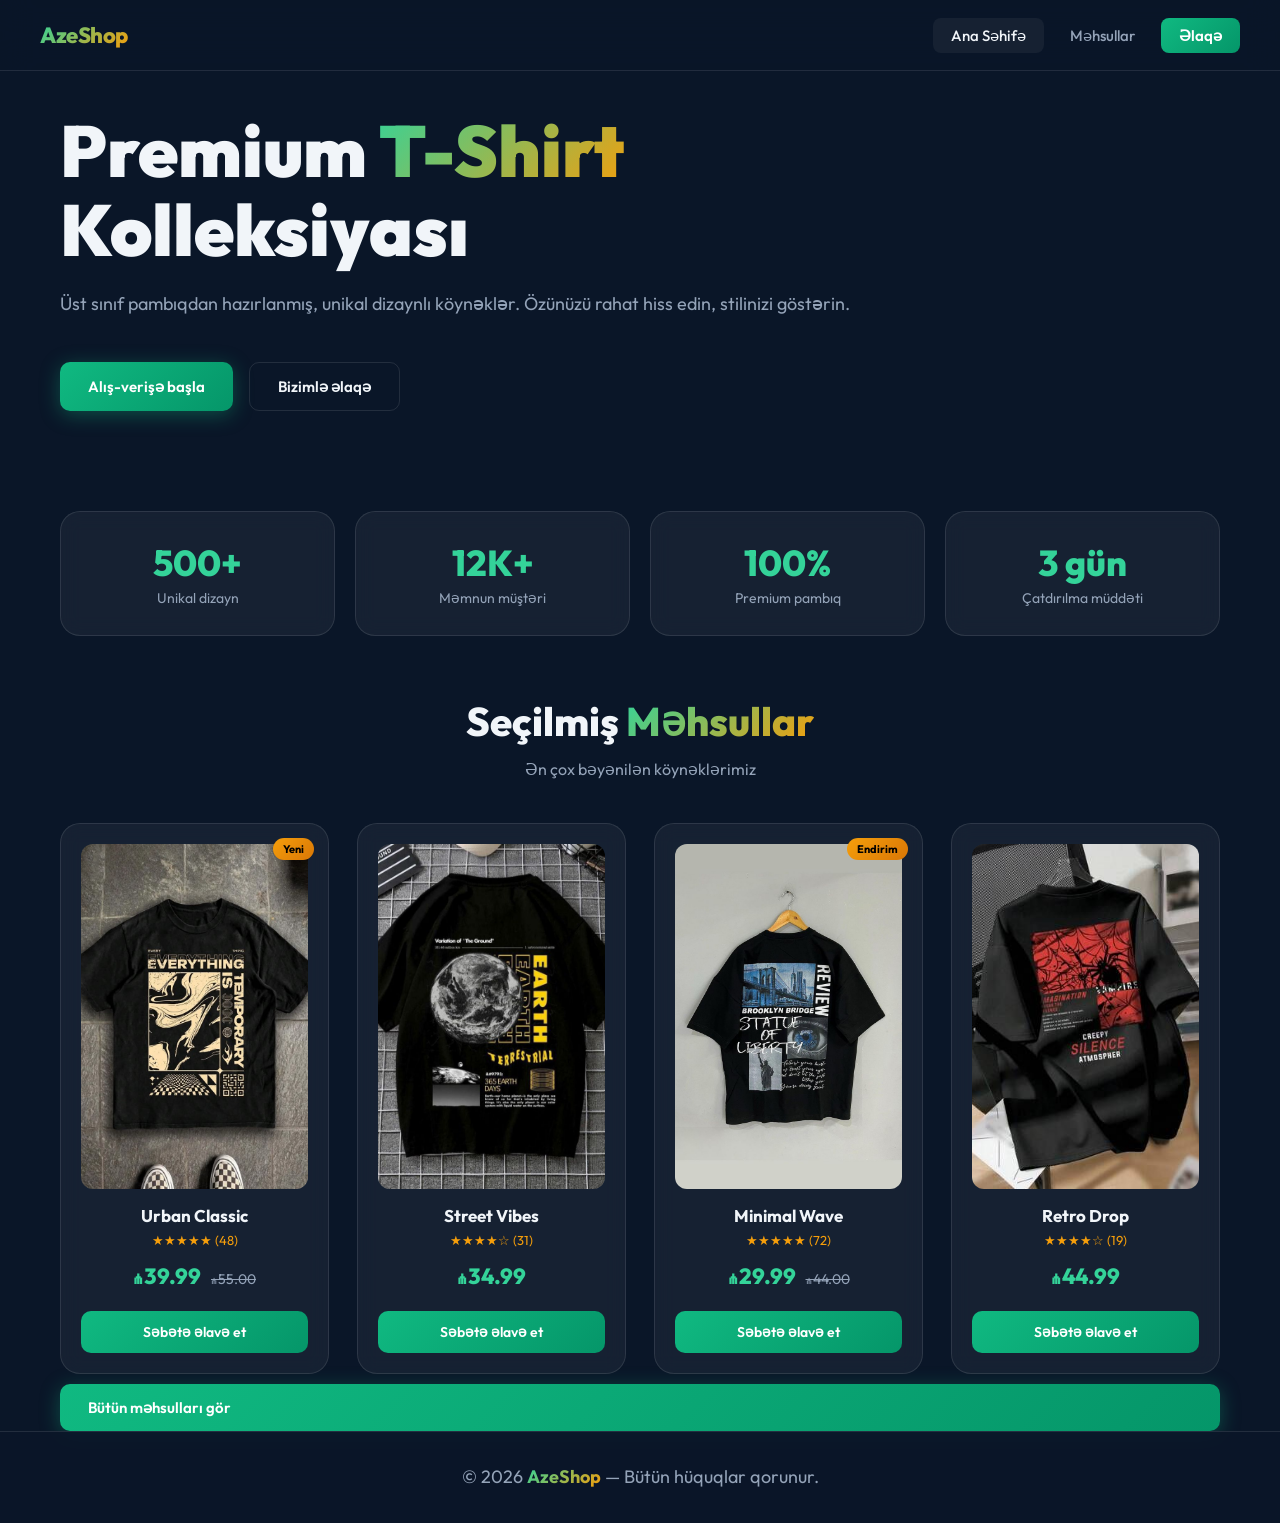
<file: index.html>
<!DOCTYPE html>
<html lang="az">

<head>
    <meta charset="UTF-8">
    <meta name="viewport" content="width=device-width, initial-scale=1.0">
    <link rel="icon" href="images/azeshop.svg">
    <meta name="description"
        content="AzeShop — Azərbaycanın ən yaxşı T-shirt mağazası. Üst sınıf dizaynlar, premium keyfiyyət.">
    <title>AzeShop— Ana Səhifə</title>
    <link rel="stylesheet" href="styles.css">
</head>

<body>
    <header>
        <div class="nav__container">
            <a href="index.html" class="nav__logo">AzeShop</a>
            <nav>
                <a href="index.html" class="active">Ana Səhifə</a>
                <a href="products.html">Məhsullar</a>
                <a href="contacts.html" class="nav__cta">Əlaqə</a>
            </nav>
        </div>
    </header>

    <main>
        <!-- Hero -->
        <section class="hero">
            <div class="hero__text">
                <h1>Premium <span>T-Shirt</span><br>Kolleksiyası</h1>
                <p>Üst sınıf pambıqdan hazırlanmış, unikal dizaynlı köynəklər. Özünüzü rahat hiss edin, stilinizi
                    göstərin.</p>
                <div class="hero__btns">
                    <a href="products.html" class="button button--primary">Alış-verişə başla</a>
                    <a href="contacts.html" class="button button--outline">Bizimlə əlaqə</a>
                </div>
            </div>
        </section>

        <!-- Stats -->
        <div class="stats">
            <div class="stat-card">
                <div class="stat-card__num">500+</div>
                <div class="stat-card__lbl">Unikal dizayn</div>
            </div>
            <div class="stat-card">
                <div class="stat-card__num">12K+</div>
                <div class="stat-card__lbl">Məmnun müştəri</div>
            </div>
            <div class="stat-card">
                <div class="stat-card__num">100%</div>
                <div class="stat-card__lbl">Premium pambıq</div>
            </div>
            <div class="stat-card">
                <div class="stat-card__num">3 gün</div>
                <div class="stat-card__lbl">Çatdırılma müddəti</div>
            </div>
        </div>

        <!-- Featured products -->
        <div class="container">
            <div class="section-title">
                <h2>Seçilmiş <span>Məhsullar</span></h2>
                <p>Ən çox bəyənilən köynəklərimiz</p>
            </div>
            <div class="products-grid">

                <div class="card">
                    <span class="card__badge">Yeni</span>
                    <div class="card__img-wrap">
                        <img src="images/t_shirt__1.jpg" alt="Urban Classic T-Shirt">
                    </div>
                    <h2>Urban Classic</h2>
                    <div class="card__rating">★★★★★ (48)</div>
                    <p class="price">₼39.99 <span class="old-price">₼55.00</span></p>
                    <button type="button">Səbətə əlavə et</button>
                </div>

                <div class="card">
                    <div class="card__img-wrap">
                        <img src="images/t_shirt__2.jpg" alt="Street Vibes T-Shirt">
                    </div>
                    <h2>Street Vibes</h2>
                    <div class="card__rating">★★★★☆ (31)</div>
                    <p class="price">₼34.99</p>
                    <button type="button">Səbətə əlavə et</button>
                </div>

                <div class="card">
                    <span class="card__badge">Endirim</span>
                    <div class="card__img-wrap">
                        <img src="images/t_shirt__3.jpg" alt="Minimal Wave T-Shirt">
                    </div>
                    <h2>Minimal Wave</h2>
                    <div class="card__rating">★★★★★ (72)</div>
                    <p class="price">₼29.99 <span class="old-price">₼44.00</span></p>
                    <button type="button">Səbətə əlavə et</button>
                </div>

                <div class="card">
                    <div class="card__img-wrap">
                        <img src="images/t_shirt__4.jpg" alt="Retro Drop T-Shirt">
                    </div>
                    <h2>Retro Drop</h2>
                    <div class="card__rating">★★★★☆ (19)</div>
                    <p class="price">₼44.99</p>
                    <button type="button">Səbətə əlavə et</button>
                </div>

            </div>
            <a href="products.html" class="button button--primary">Bütün məhsulları gör</a>
        </div>
    </main>

    <footer>
        <p>© 2026 <span>AzeShop</span> — Bütün hüquqlar qorunur.</p>
    </footer>
</body>

</html>
</file>
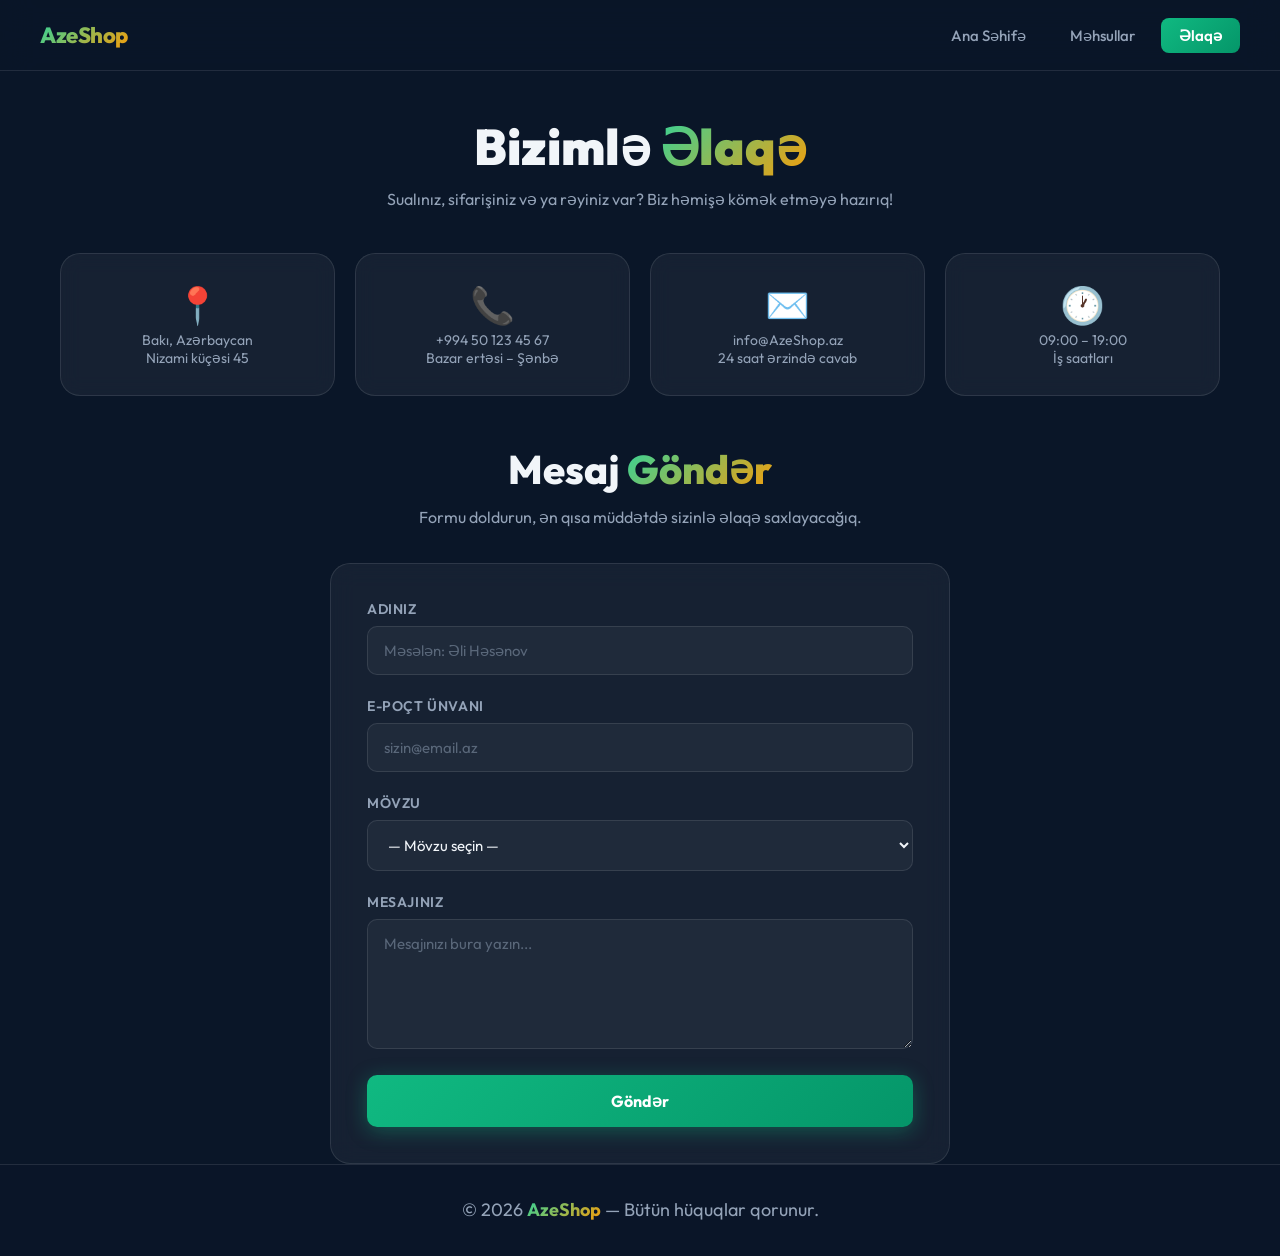
<file: contacts.html>
<!DOCTYPE html>
<html lang="az">

<head>
    <meta charset="UTF-8">
    <meta name="viewport" content="width=device-width, initial-scale=1.0">
    <link rel="icon" href="images/azeshop.svg">
    <meta name="description"
        content="AzeShop ilə əlaqə saxlayın — suallarınızı, sifarişlərinizi və ya rəylərinizi bizə göndərin.">
    <title>AzeShop — Əlaqə</title>
    <link rel="stylesheet" href="styles.css">
</head>

<body>
    <header>
        <div class="nav__container">
            <a href="index.html" class="nav__logo">AzeShop</a>
            <nav>
                <a href="index.html">Ana Səhifə</a>
                <a href="products.html">Məhsullar</a>
                <a href="contacts.html" class="nav__cta active">Əlaqə</a>
            </nav>
        </div>
    </header>

    <main>
        <!-- Page Hero -->
        <div class="page-hero">
            <h1>Bizimlə <span>Əlaqə</span></h1>
            <p>Sualınız, sifarişiniz və ya rəyiniz var? Biz həmişə kömək etməyə hazırıq!</p>
        </div>

        <!-- Contact Info Cards -->
        <div class="stats" style="margin-bottom: 48px;">
            <div class="stat-card">
                <div class="stat-card__num">📍</div>
                <div class="stat-card__lbl">Bakı, Azərbaycan<br>Nizami küçəsi 45</div>
            </div>
            <div class="stat-card">
                <div class="stat-card__num">📞</div>
                <div class="stat-card__lbl">+994 50 123 45 67<br>Bazar ertəsi – Şənbə</div>
            </div>
            <div class="stat-card">
                <div class="stat-card__num">✉️</div>
                <div class="stat-card__lbl">info@AzeShop.az<br>24 saat ərzində cavab</div>
            </div>
            <div class="stat-card">
                <div class="stat-card__num">🕐</div>
                <div class="stat-card__lbl">09:00 – 19:00<br>İş saatları</div>
            </div>
        </div>

        <!-- Contact Form -->
        <div class="contact-wrap">
            <div class="section-title">
                <h2>Mesaj <span>Göndər</span></h2>
                <p>Formu doldurun, ən qısa müddətdə sizinlə əlaqə saxlayacağıq.</p>
            </div>

            <form action="#" method="post">
                <div class="form-group">
                    <label for="name">Adınız</label>
                    <input type="text" id="name" name="name" placeholder="Məsələn: Əli Həsənov" required>
                </div>

                <div class="form-group">
                    <label for="email">E-poçt ünvanı</label>
                    <input type="email" id="email" name="email" placeholder="sizin@email.az" required>
                </div>

                <div class="form-group">
                    <label for="subject">Mövzu</label>
                    <select id="subject" name="subject">
                        <option value="">— Mövzu seçin —</option>
                        <option value="order">Sifariş haqqında</option>
                        <option value="return">Qaytarma / Dəyişmə</option>
                        <option value="product">Məhsul sualı</option>
                        <option value="other">Digər</option>
                    </select>
                </div>

                <div class="form-group">
                    <label for="message">Mesajınız</label>
                    <textarea id="message" name="message" placeholder="Mesajınızı bura yazın..."></textarea>
                </div>

                <button type="submit" class="form-submit">Göndər</button>
            </form>
        </div>
    </main>

    <footer>
        <p>© 2026 <span>AzeShop</span> — Bütün hüquqlar qorunur.</p>
    </footer>
</body>

</html>
</file>
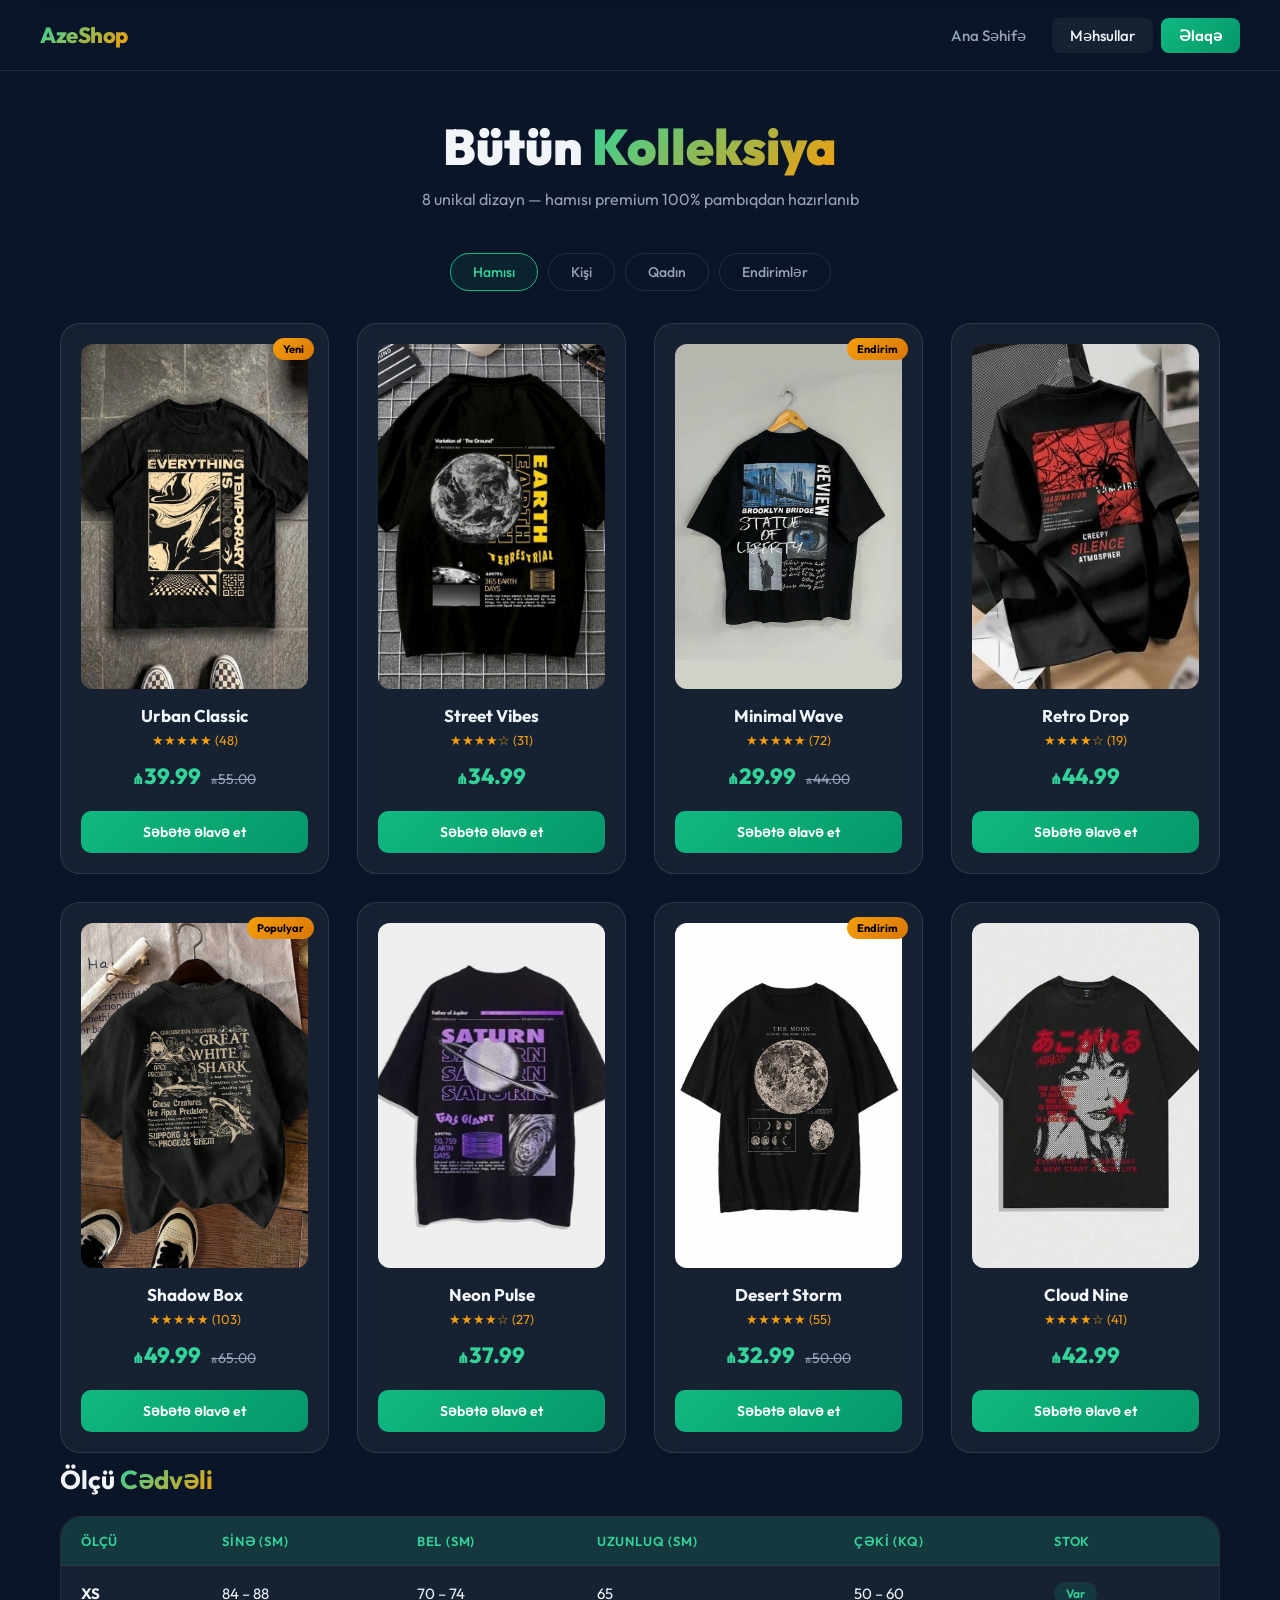
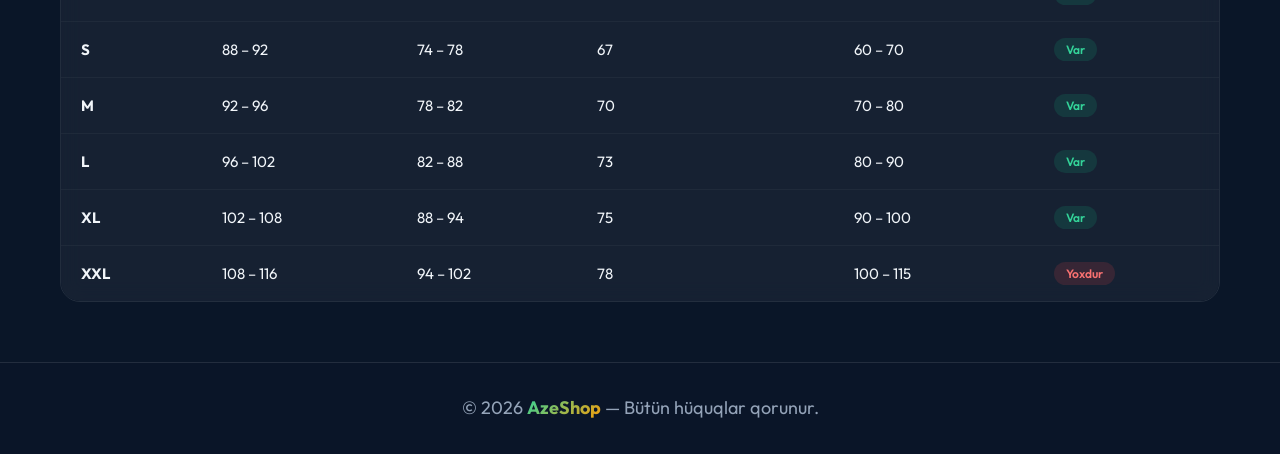
<file: products.html>
<!DOCTYPE html>
<html lang="az">

<head>
    <meta charset="UTF-8">
    <meta name="viewport" content="width=device-width, initial-scale=1.0">
    <link rel="icon" href="images/azeshop.svg">
    <meta name="description"
        content="AzeShop məhsullar — bütün T-shirt kolleksiyamız. Premium keyfiyyət, əlverişli qiymət.">
    <title>AzeShop — Məhsullar</title>
    <link rel="stylesheet" href="styles.css">
</head>

<body>
    <header>
        <div class="nav__container">
            <a href="index.html" class="nav__logo">AzeShop</a>
            <nav>
                <a href="index.html">Ana Səhifə</a>
                <a href="products.html" class="active">Məhsullar</a>
                <a href="contacts.html" class="nav__cta">Əlaqə</a>
            </nav>
        </div>
    </header>

    <main>
        <!-- Page Hero -->
        <div class="page-hero">
            <h1>Bütün <span>Kolleksiya</span></h1>
            <p>8 unikal dizayn — hamısı premium 100% pambıqdan hazırlanıb</p>
        </div>

        <!-- Filter Bar -->
        <div class="filter-bar">
            <button class="filter-btn active" type="button">Hamısı</button>
            <button class="filter-btn" type="button">Kişi</button>
            <button class="filter-btn" type="button">Qadın</button>
            <button class="filter-btn" type="button">Endirimlər</button>
        </div>

        <!-- Products Grid -->
        <div class="container">
            <div class="products-grid">

                <div class="card">
                    <span class="card__badge">Yeni</span>
                    <div class="card__img-wrap">
                        <img src="images/t_shirt__1.jpg" alt="Urban Classic T-Shirt">
                    </div>
                    <h2>Urban Classic</h2>
                    <div class="card__rating">★★★★★ (48)</div>
                    <p class="price">₼39.99 <span class="old-price">₼55.00</span></p>
                    <button type="button">Səbətə əlavə et</button>
                </div>

                <div class="card">
                    <div class="card__img-wrap">
                        <img src="images/t_shirt__2.jpg" alt="Street Vibes T-Shirt">
                    </div>
                    <h2>Street Vibes</h2>
                    <div class="card__rating">★★★★☆ (31)</div>
                    <p class="price">₼34.99</p>
                    <button type="button">Səbətə əlavə et</button>
                </div>

                <div class="card">
                    <span class="card__badge">Endirim</span>
                    <div class="card__img-wrap">
                        <img src="images/t_shirt__3.jpg" alt="Minimal Wave T-Shirt">
                    </div>
                    <h2>Minimal Wave</h2>
                    <div class="card__rating">★★★★★ (72)</div>
                    <p class="price">₼29.99 <span class="old-price">₼44.00</span></p>
                    <button type="button">Səbətə əlavə et</button>
                </div>

                <div class="card">
                    <div class="card__img-wrap">
                        <img src="images/t_shirt__4.jpg" alt="Retro Drop T-Shirt">
                    </div>
                    <h2>Retro Drop</h2>
                    <div class="card__rating">★★★★☆ (19)</div>
                    <p class="price">₼44.99</p>
                    <button type="button">Səbətə əlavə et</button>
                </div>

                <div class="card">
                    <span class="card__badge">Populyar</span>
                    <div class="card__img-wrap">
                        <img src="images/t_shirt__5.jpg" alt="Shadow Box T-Shirt">
                    </div>
                    <h2>Shadow Box</h2>
                    <div class="card__rating">★★★★★ (103)</div>
                    <p class="price">₼49.99 <span class="old-price">₼65.00</span></p>
                    <button type="button">Səbətə əlavə et</button>
                </div>

                <div class="card">
                    <div class="card__img-wrap">
                        <img src="images/t_shirt__6.jpg" alt="Neon Pulse T-Shirt">
                    </div>
                    <h2>Neon Pulse</h2>
                    <div class="card__rating">★★★★☆ (27)</div>
                    <p class="price">₼37.99</p>
                    <button type="button">Səbətə əlavə et</button>
                </div>

                <div class="card">
                    <span class="card__badge">Endirim</span>
                    <div class="card__img-wrap">
                        <img src="images/t_shirt__7.jpg" alt="Desert Storm T-Shirt">
                    </div>
                    <h2>Desert Storm</h2>
                    <div class="card__rating">★★★★★ (55)</div>
                    <p class="price">₼32.99 <span class="old-price">₼50.00</span></p>
                    <button type="button">Səbətə əlavə et</button>
                </div>

                <div class="card">
                    <div class="card__img-wrap">
                        <img src="images/t_shirt__8.jpg" alt="Cloud Nine T-Shirt">
                    </div>
                    <h2>Cloud Nine</h2>
                    <div class="card__rating">★★★★☆ (41)</div>
                    <p class="price">₼42.99</p>
                    <button type="button">Səbətə əlavə et</button>
                </div>

            </div>
        </div>

        <!-- Size Comparison Table -->
        <div class="table-section container">
            <h2>Ölçü <span>Cədvəli</span></h2>
            <div class="table-wrap">
                <table>
                    <thead>
                        <tr>
                            <th>Ölçü</th>
                            <th>Sinə (sm)</th>
                            <th>Bel (sm)</th>
                            <th>Uzunluq (sm)</th>
                            <th>Çəki (kq)</th>
                            <th>Stok</th>
                        </tr>
                    </thead>
                    <tbody>
                        <tr>
                            <td><strong>XS</strong></td>
                            <td>84 – 88</td>
                            <td>70 – 74</td>
                            <td>65</td>
                            <td>50 – 60</td>
                            <td><span class="badge-stock badge-stock--yes">Var</span></td>
                        </tr>
                        <tr>
                            <td><strong>S</strong></td>
                            <td>88 – 92</td>
                            <td>74 – 78</td>
                            <td>67</td>
                            <td>60 – 70</td>
                            <td><span class="badge-stock badge-stock--yes">Var</span></td>
                        </tr>
                        <tr>
                            <td><strong>M</strong></td>
                            <td>92 – 96</td>
                            <td>78 – 82</td>
                            <td>70</td>
                            <td>70 – 80</td>
                            <td><span class="badge-stock badge-stock--yes">Var</span></td>
                        </tr>
                        <tr>
                            <td><strong>L</strong></td>
                            <td>96 – 102</td>
                            <td>82 – 88</td>
                            <td>73</td>
                            <td>80 – 90</td>
                            <td><span class="badge-stock badge-stock--yes">Var</span></td>
                        </tr>
                        <tr>
                            <td><strong>XL</strong></td>
                            <td>102 – 108</td>
                            <td>88 – 94</td>
                            <td>75</td>
                            <td>90 – 100</td>
                            <td><span class="badge-stock badge-stock--yes">Var</span></td>
                        </tr>
                        <tr>
                            <td><strong>XXL</strong></td>
                            <td>108 – 116</td>
                            <td>94 – 102</td>
                            <td>78</td>
                            <td>100 – 115</td>
                            <td><span class="badge-stock badge-stock--no">Yoxdur</span></td>
                        </tr>
                    </tbody>
                </table>
            </div>
        </div>
    </main>

    <footer>
        <p>© 2026 <span>AzeShop</span> — Bütün hüquqlar qorunur.</p>
    </footer>
</body>

</html>
</file>
<file: styles.css>
@import url('https://fonts.googleapis.com/css2?family=Outfit:wght@300;400;500;600;700;800;900&display=swap');

*,
*::before,
*::after {
    box-sizing: border-box;
    margin: 0;
    padding: 0;
}

body {
    font-family: 'Outfit', sans-serif;
    background-color: #0a1628;
    color: #f1f5f9;
    display: flex;
    flex-direction: column;
}

header {
    position: sticky;
    top: 0;
    z-index: 100;
    background: rgba(10, 22, 40, 0.85);
    backdrop-filter: blur(16px);
    border-bottom: 1px solid rgba(255, 255, 255, 0.1);
    padding: 0 40px;
}

.nav__container {
    max-width: 1200px;
    margin: 0 auto;
    display: flex;
    align-items: center;
    justify-content: space-between;
    height: 70px;
}

.nav__logo {
    font-size: 22px;
    font-weight: 800;
    letter-spacing: -0.5px;
    text-decoration: none;
    background: linear-gradient(135deg, #34d399, #f59e0b);
    background-clip: text;
    color: transparent;
}

nav {
    display: flex;
    align-items: center;
    gap: 8px;
}

nav a {
    color: #94a3b8;
    text-decoration: none;
    font-weight: 500;
    font-size: 15px;
    padding: 8px 18px;
    border-radius: 8px;
    transition: color 0.3s ease, background 0.3s ease;
}

nav a:hover,
nav a.active {
    color: #f1f5f9;
    background: rgba(255, 255, 255, 0.05);
}

nav a.nav__cta {
    background: linear-gradient(135deg, #10b981, #059669);
    color: #fff;
    font-weight: 600;
}

nav a.nav__cta:hover {
    background: linear-gradient(135deg, #34d399, #10b981);
    transform: translateY(-1px);
}

main {
    flex: 1;
}

.hero {
    max-width: 1200px;
    margin: 0 auto 60px;
    display: grid;
    grid-template-columns: 1fr;
    align-items: center;
    padding: 40px 20px;
}

h1 {
    font-size: 72px;
    font-weight: 900;
    line-height: 1.1;
    margin-bottom: 20px;
}

.hero__text h1 span {
    background: linear-gradient(135deg, #34d399, #f59e0b);
    background-clip: text;
    /*burdaki background-clip:text; olduqda background linear gradientin sadəcə yazıya təsir edir*/
    color: transparent;
}

.hero__text p {
    margin-bottom: 32px;
}

p {
    font-size: 18px;
    color: #94a3b8;
    line-height: 1.7;
}

.hero__btns {
    display: flex;
    gap: 16px;
    flex-wrap: wrap;
}

.button {
    display: flex;
    align-items: center;
    padding: 14px 28px;
    border-radius: 10px;
    font-family: 'Outfit', sans-serif;
    font-size: 15px;
    font-weight: 600;
    cursor: pointer;
    text-decoration: none;
    margin-top: 10px;
    border: none;
    transition: transform 0.3s ease, box-shadow 0.3s ease, background 0.3s ease;
}

.button--primary {
    background: linear-gradient(135deg, #10b981, #059669);
    color: #fff;
    box-shadow: 0 4px 20px rgba(16, 185, 129, 0.35);
}

.button--primary:hover {
    transform: translateY(-2px);
    box-shadow: 0 8px 28px rgba(16, 185, 129, 0.5);
}

.button--outline {
    background: transparent;
    color: #f1f5f9;
    border: 1px solid rgba(255, 255, 255, 0.1);
}

.button--outline:hover {
    border-color: #10b981;
    color: #34d399;
    transform: translateY(-2px);
}

.hero__badge-title {
    font-size: 22px;
    font-weight: 800;
    color: #34d399;
}

.hero__badge-sub {
    font-size: 13px;
    color: #94a3b8;
    margin-top: 4px;
}

.stats {
    max-width: 1200px;
    margin: 0 auto 60px;
    display: grid;
    grid-template-columns: repeat(4, 1fr);
    gap: 20px;
    padding: 0 20px;
}

.stat-card {
    background: rgba(255, 255, 255, 0.05);
    border: 1px solid rgba(255, 255, 255, 0.1);
    border-radius: 20px;
    padding: 28px 20px;
    text-align: center;
    backdrop-filter: blur(10px);
    transition: border-color 0.3s ease, transform 0.3s ease;
}

.stat-card:hover {
    border-color: #10b981;
    transform: translateY(-3px);
}

.stat-card__num {
    font-size: 36px;
    font-weight: 800;
    color: #34d399;
}

.stat-card__lbl {
    font-size: 14px;
    color: #94a3b8;
    margin-top: 4px;
}

.section-title {
    text-align: center;
    margin-bottom: 40px;
}

.section-title h2 {
    font-size: clamp(28px, 4vw, 40px);
    font-weight: 800;
}

.section-title h2 span {
    background: linear-gradient(135deg, #34d399, #f59e0b);
    background-clip: text;
    color: transparent;
}

.section-title p {
    color: #94a3b8;
    font-size: 16px;
    margin-top: 10px;
}

/* ════════════════════════════════
   PRODUCT GRID / CARDS
   ════════════════════════════════ */
.container {
    max-width: 1200px;
    margin: 0 auto;
    padding: 0 20px;
}

.products-grid {
    display: grid;
    grid-template-columns: 1fr 1fr 1fr 1fr;
    gap: 28px;
}

.card {
    background: rgba(255, 255, 255, 0.05);
    border: 1px solid rgba(255, 255, 255, 0.1);
    border-radius: 20px;
    padding: 20px;
    display: flex;
    flex-direction: column;
    align-items: center;
    text-align: center;
    backdrop-filter: blur(10px);
    transition: transform 0.3s ease, box-shadow 0.3s ease, border-color 0.3s ease;
}

.card:hover {
    transform: translateY(-6px);
    box-shadow: 0 0 20px rgba(16, 185, 129, 0.25);
    border-color: rgba(16, 185, 129, 0.4);
}

.card__badge {
    position: absolute;
    top: 14px;
    right: 14px;
    background: linear-gradient(135deg, #f59e0b, #d97706);
    color: #000;
    font-size: 11px;
    font-weight: 700;
    padding: 4px 10px;
    border-radius: 99px;
    z-index: 1000;
}

.card__img-wrap {
    width: 100%;
    height: 100%;
    border-radius: 12px;
    margin-bottom: 16px;
    background: rgba(255, 255, 255, 0.03);
}

.card__img-wrap img {
    width: 100%;
    height: 100%;
    object-fit: cover;
    border-radius: 12px;
    transition: transform 0.4s ease;
}

.card:hover .card__img-wrap img {
    transform: scale(1.06);
}

.card h2 {
    font-size: 17px;
    font-weight: 700;
    margin-bottom: 6px;
    color: #f1f5f9;
}

.card__rating {
    color: #f59e0b;
    font-size: 13px;
    margin-bottom: 10px;
}

.card p.price {
    font-size: 22px;
    font-weight: 800;
    color: #34d399;
    margin-bottom: 16px;
}

.card p.price .old-price {
    font-size: 14px;
    color: #94a3b8;
    font-weight: 400;
    text-decoration: line-through;
    margin-left: 6px;
}

.card button {
    width: 100%;
    padding: 12px;
    border: none;
    border-radius: 10px;
    background: linear-gradient(135deg, #10b981, #059669);
    color: #fff;
    font-family: 'Outfit', sans-serif;
    font-size: 14px;
    font-weight: 600;
    cursor: pointer;
    margin-top: auto;
    transition: transform 0.3s ease, box-shadow 0.3s ease;
}

.card button:hover {
    transform: translateY(-2px);
    box-shadow: 0 6px 20px rgba(16, 185, 129, 0.4);
}

.table-section {
    max-width: 1200px;
    margin: 0 auto 60px;
    padding: 0 20px;
    margin-top: 10px;
}

.table-section h2 {
    font-size: 26px;
    font-weight: 700;
    margin-bottom: 20px;
}

.table-section h2 span {
    background: linear-gradient(135deg, #34d399, #f59e0b);
    background-clip: text;
    color: transparent;
}

.table-wrap {
    overflow-x: auto;
    border-radius: 20px;
    border: 1px solid rgba(255, 255, 255, 0.1);
}

table {
    border-collapse: collapse;
    width: 100%;
    background: rgba(255, 255, 255, 0.05);
    backdrop-filter: blur(10px);
}

thead th {
    background: rgba(16, 185, 129, 0.15);
    color: #34d399;
    font-size: 13px;
    font-weight: 600;
    text-transform: uppercase;
    letter-spacing: 0.8px;
    padding: 16px 20px;
    text-align: left;
    border-bottom: 1px solid rgba(255, 255, 255, 0.1);
}

tbody td {
    padding: 16px 20px;
    font-size: 15px;
    color: #f1f5f9;
    border-bottom: 1px solid rgba(255, 255, 255, 0.04);
    transition: background 0.3s ease;
}

tbody tr:last-child td {
    border-bottom: none;
}

tbody tr:hover td {
    background: rgba(16, 185, 129, 0.05);
}

.badge-stock {
    display: inline-block;
    padding: 4px 12px;
    border-radius: 99px;
    font-size: 12px;
    font-weight: 600;
}

.badge-stock--yes {
    background: rgba(16, 185, 129, 0.15);
    color: #34d399;
}

.badge-stock--no {
    background: rgba(239, 68, 68, 0.15);
    color: #f87171;
}

.contact-wrap {
    max-width: 620px;
    margin: 0 auto;
}

.contact-wrap .section-title {
    margin-bottom: 32px;
}

form {
    background: rgba(255, 255, 255, 0.05);
    border: 1px solid rgba(255, 255, 255, 0.1);
    border-radius: 20px;
    padding: 36px;
    backdrop-filter: blur(12px);
}

.form-group {
    margin-bottom: 22px;
}

.form-group label {
    display: block;
    font-size: 14px;
    font-weight: 600;
    color: #94a3b8;
    margin-bottom: 8px;
    text-transform: uppercase;
    letter-spacing: 0.6px;
}

input,
textarea,
select {
    width: 100%;
    padding: 14px 16px;
    background: rgba(255, 255, 255, 0.04);
    border: 1px solid rgba(255, 255, 255, 0.1);
    border-radius: 10px;
    color: #f1f5f9;
    font-family: 'Outfit', sans-serif;
    font-size: 15px;
    transition: border-color 0.3s ease, box-shadow 0.3s ease;
    outline: none;
}

input:focus,
textarea:focus,
select:focus {
    border-color: #10b981;
    box-shadow: 0 0 0 3px rgba(16, 185, 129, 0.15);
}

input::placeholder,
textarea::placeholder {
    color: rgba(148, 163, 184, 0.5);
}

textarea {
    resize: vertical;
    min-height: 130px;
}

select option {
    background: #0f1f3d;
    color: #f1f5f9;
}

.form-submit {
    width: 100%;
    padding: 16px;
    background: linear-gradient(135deg, #10b981, #059669);
    color: #fff;
    border: none;
    border-radius: 10px;
    font-family: 'Outfit', sans-serif;
    font-size: 16px;
    font-weight: 700;
    cursor: pointer;
    transition: transform 0.3s ease, box-shadow 0.3s ease;
    box-shadow: 0 4px 20px rgba(16, 185, 129, 0.35);
}

.form-submit:hover {
    transform: translateY(-2px);
    box-shadow: 0 8px 28px rgba(16, 185, 129, 0.5);
}

footer {
    background: rgba(10, 22, 40, 0.9);
    border-top: 1px solid rgba(255, 255, 255, 0.1);
    padding: 30px 40px;
    text-align: center;
    color: #94a3b8;
    font-size: 14px;
}

footer span {
    background: linear-gradient(135deg, #34d399, #f59e0b);
    background-clip: text;
    color: transparent;
    font-weight: 700;
}

/* ════════════════════════════════
   PAGE HERO (products / contact)
   ════════════════════════════════ */
.page-hero {
    text-align: center;
    padding: 48px 20px 40px;
    max-width: 700px;
    margin: 0 auto;
}

.page-hero h1 {
    font-size: clamp(30px, 5vw, 50px);
    font-weight: 900;
    margin-bottom: 12px;
}

.page-hero h1 span {
    background: linear-gradient(135deg, #34d399, #f59e0b);
    background-clip: text;
    color: transparent;
}

.page-hero p {
    color: #94a3b8;
    font-size: 16px;
}

/* ════════════════════════════════
   FILTER BAR (products page)
   ════════════════════════════════ */
.filter-bar {
    max-width: 1200px;
    margin: 0 auto 32px;
    display: flex;
    gap: 10px;
    flex-wrap: wrap;
    justify-content: center;
}

.filter-btn {
    padding: 9px 22px;
    border-radius: 99px;
    border: 1px solid rgba(255, 255, 255, 0.1);
    background: transparent;
    color: #94a3b8;
    font-family: 'Outfit', sans-serif;
    font-size: 14px;
    font-weight: 500;
    cursor: pointer;
    transition: all 0.3s ease;
}

.filter-btn:hover,
.filter-btn.active {
    border-color: #10b981;
    color: #34d399;
    background: rgba(16, 185, 129, 0.08);
}

@media (max-width: 900px) {
    .hero {
        text-align: center;
    }

    .hero__btns {
        justify-content: center;
    }

    .stats {
        grid-template-columns: repeat(2, 1fr);
    }
}

@media (max-width: 768px) {
    header {
        padding: 0 16px;
    }

    .nav__container {
        flex-wrap: wrap;
        height: auto;
        padding: 12px 0;
        gap: 10px;
    }

    nav {
        width: 100%;
        justify-content: center;
        flex-wrap: wrap;
        gap: 4px;
    }

    nav a {
        padding: 7px 13px;
        font-size: 14px;
    }

    h1 {
        font-size: clamp(36px, 8vw, 64px);
    }

    .products-grid {
        grid-template-columns: repeat(auto-fill, minmax(160px, 1fr));
        gap: 16px;
    }

    form {
        padding: 24px;
    }
}

@media (max-width: 480px) {
    .stats {
        grid-template-columns: 1fr 1fr;
    }

    .products-grid {
        grid-template-columns: 1fr 1fr;
        gap: 12px;
    }

    .card__img-wrap {
        height: 155px;
    }

    .stat-card {
        padding: 18px 10px;
    }

    .stat-card__num {
        font-size: 26px;
    }
}

@media (max-width: 360px) {
    nav a {
        padding: 6px 9px;
        font-size: 13px;
    }

    .products-grid {
        grid-template-columns: 1fr;
    }

    .stats {
        grid-template-columns: 1fr 1fr;
    }
}
</file>
